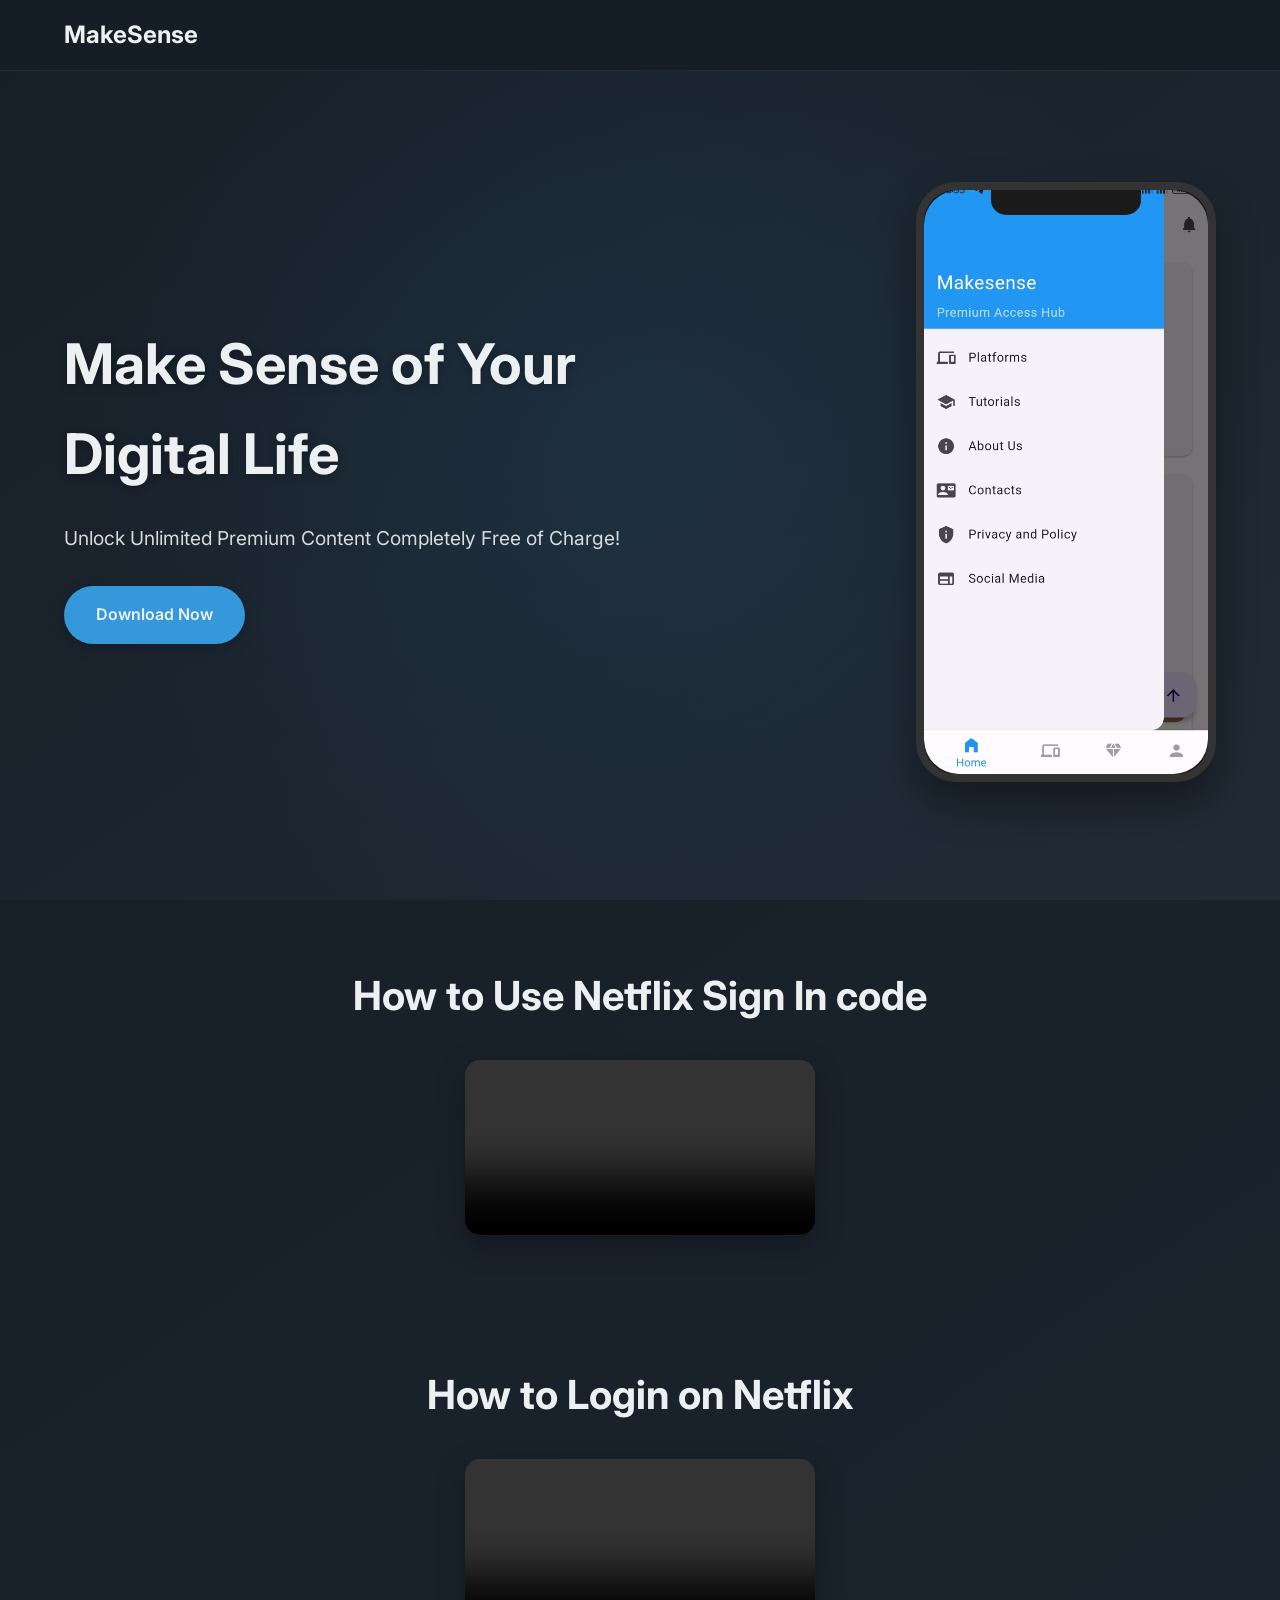
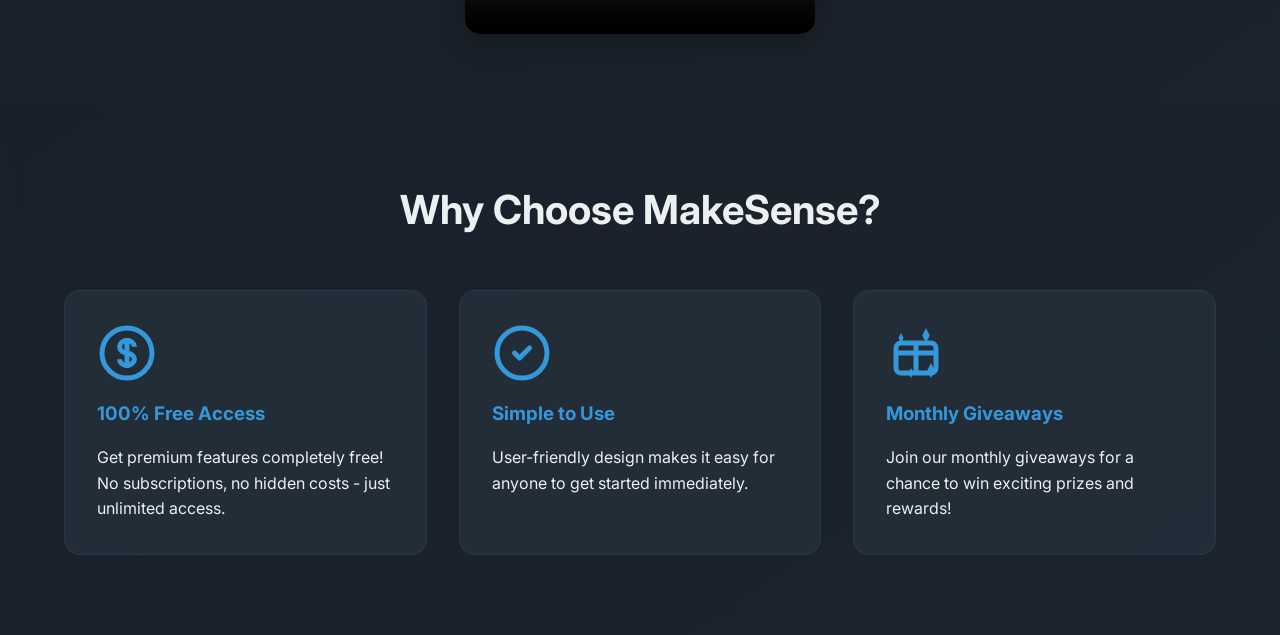
<file: index.html>
<html>
   <link rel="icon" href="/makesense.logo.png" type="image/x-icon">
<head>
<meta charset="UTF-8">
<meta name="viewport" content="width=device-width, initial-scale=1.0">
<title>MakeSense - Making Your Life Sensible</title>
<style>
:root {
  --primary-color: #161E27;
  --secondary-color: #2A3441;
  --accent-color: #3498db;
  --light-color: #F8F9FA;
  --text-color: #ECF0F1;
}

* {
  margin: 0;
  padding: 0;
  box-sizing: border-box;
  font-family: 'Inter', sans-serif;
}

body {
  line-height: 1.6;
  color: var(--text-color);
  background: linear-gradient(145deg, var(--primary-color) 0%, var(--secondary-color) 100%);
  min-height: 100vh;
}

.navbar {
  padding: 1rem 5%;
  background: rgba(22, 30, 39, 0.95);
  backdrop-filter: blur(10px);
  position: fixed;
  width: 100%;
  top: 0;
  z-index: 1000;
  border-bottom: 1px solid rgba(255, 255, 255, 0.05);
}

.navbar-brand {
  font-size: 1.5rem;
  font-weight: 700;
  color: var(--text-color);
  text-decoration: none;
}

.hero {
  padding: 8rem 5% 4rem;
  min-height: 100vh;
  display: flex;
  align-items: center;
  justify-content: space-between;
  position: relative;
  overflow: hidden;
}

.hero::before {
  content: '';
  position: absolute;
  top: 0;
  left: 0;
  width: 100%;
  height: 100%;
  background: radial-gradient(circle at 50% 50%, rgba(52, 152, 219, 0.1) 0%, transparent 70%);
}

.hero-content {
  max-width: 600px;
  position: relative;
  z-index: 2;
}

.hero h1 {
  font-size: 3.5rem;
  margin-bottom: 1.5rem;
  color: var(--text-color);
  text-shadow: 0 2px 10px rgba(0,0,0,0.3);
}

.hero p {
  font-size: 1.2rem;
  margin-bottom: 2rem;
  color: rgba(236, 240, 241, 0.9);
}

.phone-mockup {
  position: relative;
  width: 300px;
  height: 600px;
  margin-left: 2rem;
  perspective: 1000px;
}

.phone {
  width: 100%;
  height: 100%;
  position: relative;
  transform-style: preserve-3d;
  transition: transform 0.5s;
}

.phone-frame {
  position: absolute;
  width: 100%;
  height: 100%;
  background: #1a1a1a;
  border-radius: 40px;
  overflow: hidden;
  border: 8px solid #333;
  box-shadow: 
    0 20px 40px rgba(0,0,0,0.4),
    inset 0 0 10px rgba(0,0,0,0.6);
}

.phone-screen {
  width: 100%;
  height: 100%;
  background: var(--primary-color);
  border-radius: 35px;
  overflow: hidden;
  position: relative;
}

/* Phone Details */
.phone-notch {
  position: absolute;
  top: 0;
  left: 50%;
  transform: translateX(-50%);
  width: 150px;
  height: 25px;
  background: #1a1a1a;
  border-bottom-left-radius: 15px;
  border-bottom-right-radius: 15px;
  z-index: 2;
}

.phone-button {
  position: absolute;
  right: -8px;
  top: 100px;
  width: 3px;
  height: 40px;
  background: #2c2c2c;
  border-top-right-radius: 2px;
  border-bottom-right-radius: 2px;
}

.phone-button.volume-up {
  top: 100px;
}

.phone-button.volume-down {
  top: 150px;
}

.phone-button.power {
  top: 180px;
}

.app-screen {
  width: 100%;
  height: 100%;
  object-fit: cover;
  border-radius: 30px;
}

.features {
  padding: 5rem 5%;
  background: rgba(22, 30, 39, 0.7);
  backdrop-filter: blur(10px);
}

.features h2 {
  text-align: center;
  font-size: 2.5rem;
  margin-bottom: 3rem;
  color: var(--text-color);
}

.feature-grid {
  display: grid;
  grid-template-columns: repeat(auto-fit, minmax(300px, 1fr));
  gap: 2rem;
}

.feature-card {
  padding: 2rem;
  border-radius: 1rem;
  background: rgba(42, 52, 65, 0.7);
  backdrop-filter: blur(5px);
  border: 1px solid rgba(255, 255, 255, 0.05);
  transition: all 0.3s ease;
}

.feature-card:hover {
  transform: translateY(-5px);
  background: rgba(42, 52, 65, 0.9);
  border: 1px solid rgba(52, 152, 219, 0.3);
}

.feature-icon {
  width: 60px;
  height: 60px;
  margin-bottom: 1rem;
  color: var(--accent-color);
}

.feature-card h3 {
  color: var(--accent-color);
  margin-bottom: 1rem;
}

.cta-button {
  display: inline-block;
  padding: 1rem 2rem;
  background: var(--accent-color);
  color: var(--text-color);
  text-decoration: none;
  border-radius: 50px;
  font-weight: 600;
  transition: all 0.3s ease;
  box-shadow: 0 4px 15px rgba(0,0,0,0.2);
}

.cta-button:hover {
  transform: scale(1.05);
  background: #2980b9;
  box-shadow: 0 6px 20px rgba(0,0,0,0.3);
}

.floating-phone {
  animation: float 6s ease-in-out infinite;
}

@keyframes float {
  0% { transform: translateY(0px) rotate3d(1, 1, 0, 10deg); }
  50% { transform: translateY(-20px) rotate3d(1, 1, 0, 10deg); }
  100% { transform: translateY(0px) rotate3d(1, 1, 0, 10deg); }
}

@media (max-width: 768px) {
  .hero {
    flex-direction: column;
    text-align: center;
    padding-top: 6rem;
  }

  .hero h1 {
    font-size: 2.5rem;
  }
  
  .hero p {
    font-size: 1rem;
  }
  
  .phone-mockup {
    margin-top: 3rem;
    margin-left: 0;
    transform: scale(0.8);
  }
}
</style>
<link href="https://fonts.googleapis.com/css2?family=Inter:wght@400;600;700&display=swap" rel="stylesheet">
</head>
<body>

<nav class="navbar">
  <a href="https://makesenseapplication.github.io" class="navbar-brand">MakeSense</a>
</nav>

<section class="hero">
  <div class="hero-content">
    <h1>Make Sense of Your Digital Life</h1>
    <p>Unlock Unlimited Premium Content Completely Free of Charge!</p>
    <a href="https://drive.google.com/file/d/1BsG-M7u3dyhUwqk7CAt4i5d_I2yIjTI0/view?usp=sharing" class="cta-button">Download Now</a>
  </div>
  
  <div class="phone-mockup floating-phone">
    <div class="phone">
      <div class="phone-frame">
        <div class="phone-notch"></div>
        <div class="phone-button volume-up"></div>
        <div class="phone-button volume-down"></div>
        <div class="phone-button power"></div>
        <div class="phone-screen">
          <img src="https://makesenseapplication.github.io/makesenseAppUI.jpg" alt="MakeSense app interface showing calendar, task management and data visualization in a modern, clean design" class="app-screen" width="280" height="580">
        </div>
      </div>
    </div>
  </div>
</section>

</section>

<section id="tutorialHowToUsenetflixSignInCode" class="mobile-tutorial" style="padding: 4rem 5%; text-align: center; background: rgba(22, 30, 39, 0.7);">
    <h2 style="margin-bottom: 2rem; font-size: 2.5rem; color: var(--text-color);">How to Use Netflix Sign In code</h2>
    <div style="max-width: 350px; margin: 0 auto; border-radius: 15px; overflow: hidden; box-shadow: 0 10px 30px rgba(0,0,0,0.3);">
        <video width="320" height="570" controls style="width: 100%; height: auto;">
            <source src="https://makesenseapplication.github.io/Video/TutorialVideo.mp4" type="video/mp4">
            Your browser does not support the video tag.
        </video>
    </div>
</section>
	
<section id="tutorialLoginNetflix" class="mobile-tutorial" style="padding: 4rem 5%; text-align: center; background: rgba(22, 30, 39, 0.7);">
    <h2 style="margin-bottom: 2rem; font-size: 2.5rem; color: var(--text-color);">How to Login on Netflix</h2>
    <div style="max-width: 350px; margin: 0 auto; border-radius: 15px; overflow: hidden; box-shadow: 0 10px 30px rgba(0,0,0,0.3);">
        <video width="320" height="570" controls style="width: 100%; height: auto;">
            <source src="https://makesenseapplication.github.io/Video/TutorialLoginNetflix.mp4" type="video/mp4">
            Your browser does not support the video tag.
        </video>
    </div>
</section>
	
<section class="features">
  <h2>Why Choose MakeSense?</h2>
  <div class="feature-grid">
    <div class="feature-card">
      <svg class="feature-icon" width="100" height="100" viewBox="0 0 24 24" fill="none" xmlns="http://www.w3.org/2000/svg">
    <circle stroke="currentColor" cx="12" cy="12" r="10" stroke-width="2"/>
    <path stroke="currentColor" d="M12 6v12M15 9.5C15 8.12 13.657 7 12 7S9 8.12 9 9.5s1.343 2.5 3 2.5 3 1.38 3 2.5-1.343 2.5-3 2.5-3-1.12-3-2.5"stroke-width="2"/>
  </svg>
      <h3>100% Free Access</h3>
      <p>Get premium features completely free! No subscriptions, no hidden costs - just unlimited access.</p>
    </div>
    
    <div class="feature-card">
      <svg class="feature-icon" viewBox="0 0 24 24" fill="none" xmlns="http://www.w3.org/2000/svg">
        <path d="M12 22C17.5228 22 22 17.5228 22 12C22 6.47715 17.5228 2 12 2C6.47715 2 2 6.47715 2 12C2 17.5228 6.47715 22 12 22Z" stroke="currentColor" stroke-width="2"/>
        <path d="M9 12L11 14L15 10" stroke="currentColor" stroke-width="2" stroke-linecap="round" stroke-linejoin="round"/>
      </svg>
      <h3>Simple to Use</h3>
      <p>User-friendly design makes it easy for anyone to get started immediately.</p>
    </div>
    
    <div class="feature-card">
      <svg class="feature-icon" width="100" height="100" viewBox="0 0 24 24" fill="none" xmlns="http://www.w3.org/2000/svg">
	   <rect x="4" y="8" width="16" height="12" rx="2" stroke="currentColor" stroke-width="2"/>
	   <path d="M4 12h16M12 8v12" stroke="currentColor" stroke-width="2"/>
	   <path d="M6 4l1 2-1 2-1-2 1-2zm10-2l1.5 3-1.5 3-1.5-3 1.5-3zm-6 16l1 2-1 2-1-2 1-2zm8-2l1.5 3-1.5 3-1.5-3 1.5-3z" fill="currentColor"/>
	  </svg>
      <h3>Monthly Giveaways</h3>
      <p>Join our monthly giveaways for a chance to win exciting prizes and rewards!</p>
    </div>
  </div>
</section>

<script>
document.addEventListener('DOMContentLoaded', function() {
    const cards = document.querySelectorAll('.feature-card');
    
    const observerOptions = {
        threshold: 0.1
    };

    const observer = new IntersectionObserver(function(entries, observer) {
        entries.forEach(entry => {
            if (entry.isIntersecting) {
                entry.target.style.opacity = '1';
                entry.target.style.transform = 'translateY(0)';
            }
        });
    }, observerOptions);

    cards.forEach(card => {
        card.style.opacity = '0';
        card.style.transform = 'translateY(20px)';
        card.style.transition = 'all 0.6s ease-out';
        observer.observe(card);
    });
});
</script>

</body></html>
</file>
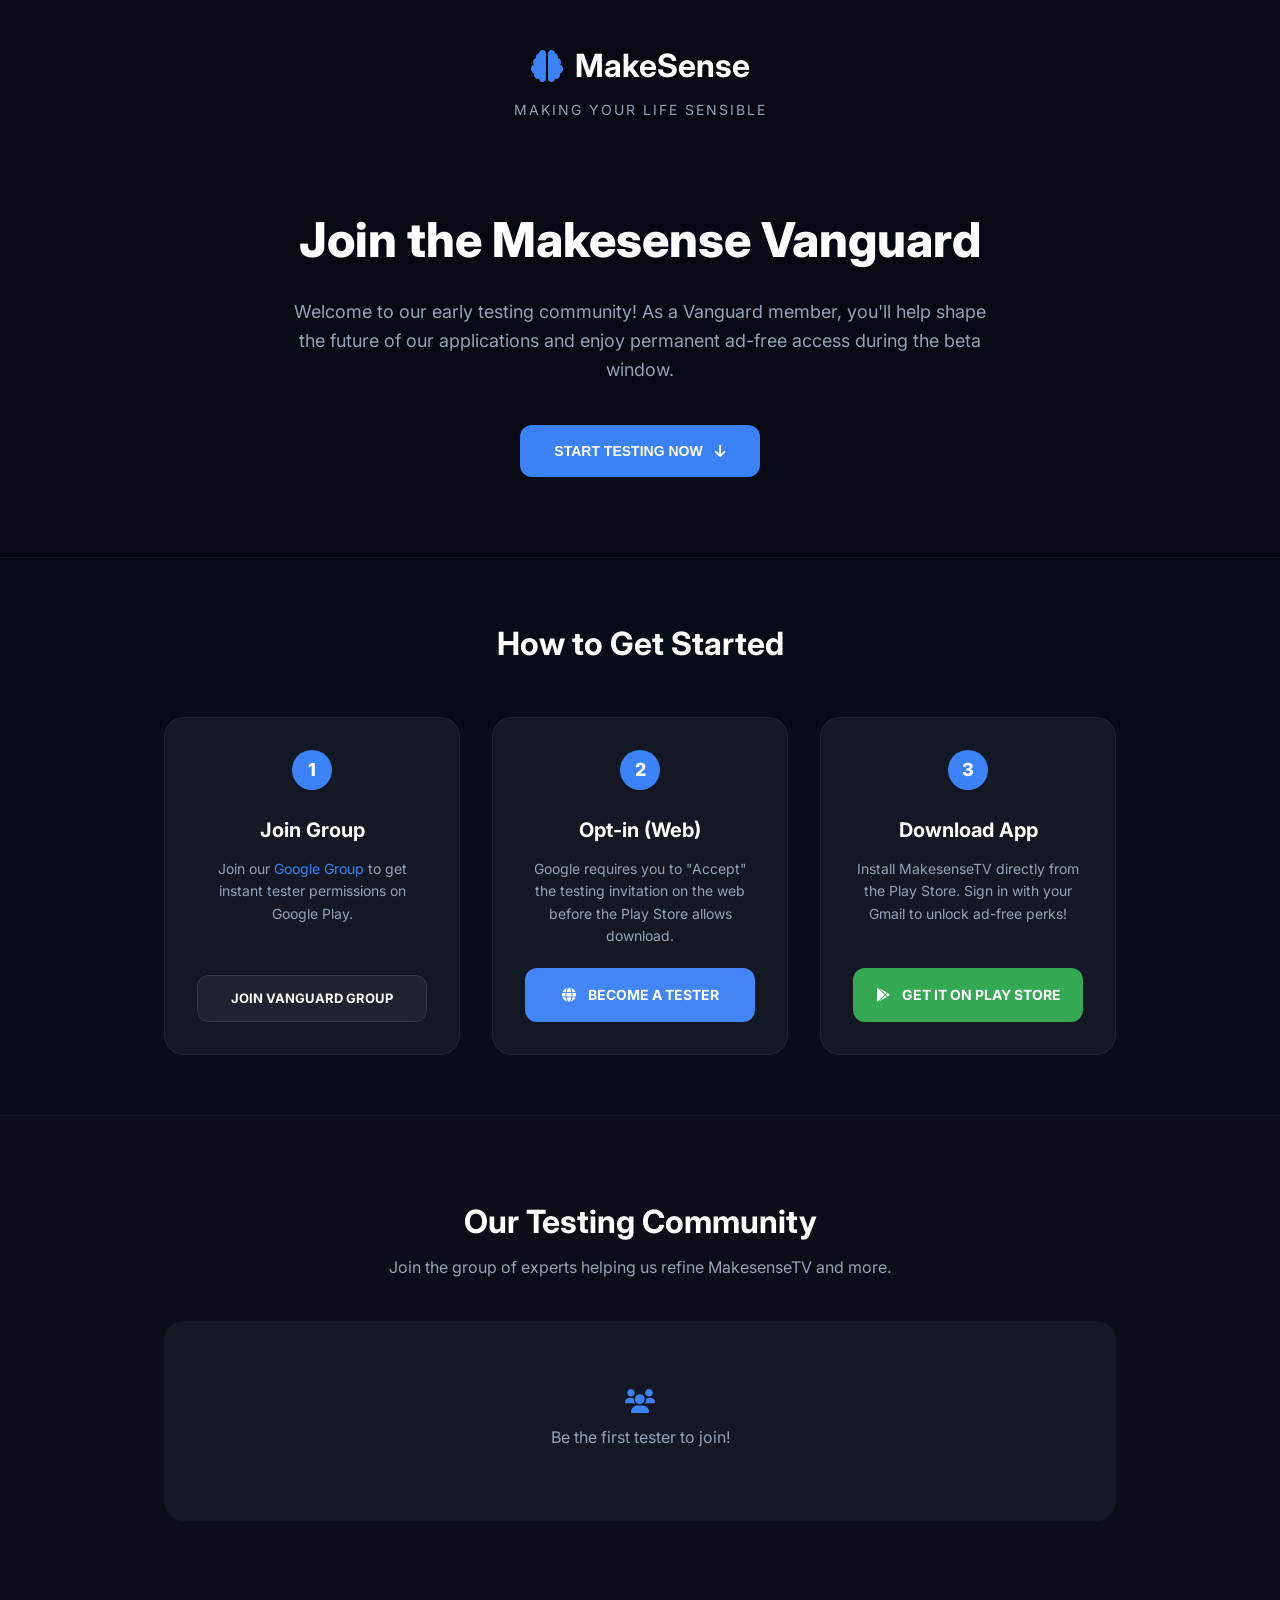
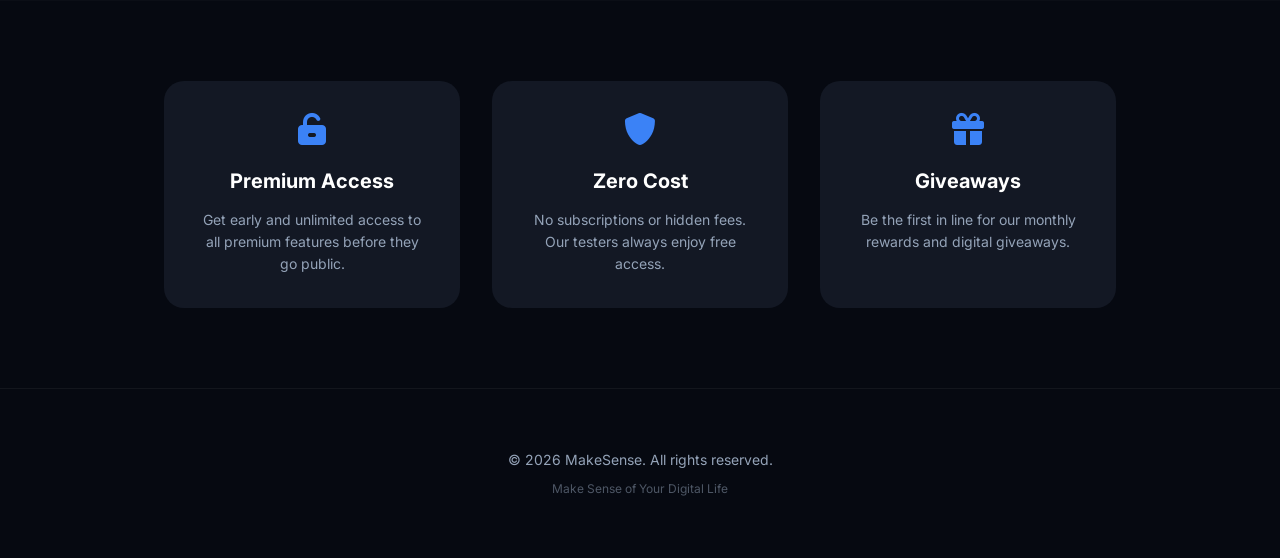
<file: testers/index.html>
<!DOCTYPE html>
<html lang="en">
<head>
    <link rel="icon" href="/makesense.logo.png" type="image/x-icon">
    <meta charset="UTF-8">
    <meta name="viewport" content="width=device-width, initial-scale=1.0">
    <title>MakeSense - Tester Sign-up</title>
    <link href="https://cdnjs.cloudflare.com/ajax/libs/font-awesome/6.0.0/css/all.min.css" rel="stylesheet">
    <link href="https://fonts.googleapis.com/css2?family=Inter:wght@400;600;700&display=swap" rel="stylesheet">
    <link rel="stylesheet" href="style.css">
</head>
<body>
    <header>
        <div class="container">
            <div class="logo">
                <i class="fas fa-brain"></i>
                <span>MakeSense</span>
            </div>
            <p class="tagline">Making Your Life Sensible</p>
        </div>
    </header>

    <main>
        <section class="hero">
            <div class="container">
                <h1>Join the Makesense Vanguard</h1>
                <p>Welcome to our early testing community! As a Vanguard member, you'll help shape the future of our applications and enjoy permanent ad-free access during the beta window.</p>
                <div class="hero-actions">
                    <button onclick="document.querySelector('.join-steps').scrollIntoView({behavior: 'smooth'})" class="btn btn-primary">
                        START TESTING NOW <i class="fas fa-arrow-down"></i>
                    </button>
                </div>
            </div>
        </section>

        <section class="join-steps">
            <div class="container">
                <h2>How to Get Started</h2>
                <div class="steps-grid">
                    <div class="step-item">
                        <div class="step-number">1</div>
                        <h3>Join Group</h3>
                        <p>Join our <a href="https://groups.google.com/g/makesense-vanguard" target="_blank">Google Group</a> to get instant tester permissions on Google Play.</p>
                        <a href="https://groups.google.com/g/makesense-vanguard" target="_blank" class="btn btn-secondary">JOIN VANGUARD GROUP</a>
                    </div>
                    <div class="step-item">
                        <div class="step-number">2</div>
                        <h3>Opt-in (Web)</h3>
                        <p>Google requires you to "Accept" the testing invitation on the web before the Play Store allows download.</p>
                        <a href="https://play.google.com/apps/testing/com.makesense.tv" target="_blank" class="btn btn-play-web">
                            <i class="fas fa-globe"></i> BECOME A TESTER
                        </a>
                    </div>
                    <div class="step-item">
                        <div class="step-number">3</div>
                        <h3>Download App</h3>
                        <p>Install MakesenseTV directly from the Play Store. Sign in with your Gmail to unlock ad-free perks!</p>
                        <a href="https://play.google.com/store/apps/details?id=com.makesense.tv" target="_blank" class="btn btn-play-store">
                            <i class="fab fa-google-play"></i> GET IT ON PLAY STORE
                        </a>
                    </div>
                </div>
            </div>
        </section>

        <section class="testers-list-section">
            <div class="container">
                <h2>Our Testing Community</h2>
                <p class="subtitle">Join the group of experts helping us refine MakesenseTV and more.</p>

                <div class="list-container">
                    <div id="loading" class="loading">
                        <i class="fas fa-spinner fa-spin"></i>
                        <span>Loading testers...</span>
                    </div>
                    <div id="testersList" class="testers-grid"></div>
                    <div id="showMoreContainer" style="margin-top: 32px; display: none;">
                        <button id="showMoreBtn" class="btn" style="background: rgba(255,255,255,0.05); color: var(--text-muted); max-width: 200px; margin: 0 auto;">
                            SHOW MORE
                        </button>
                    </div>
                </div>
            </div>
        </section>

        <section class="benefits">
            <div class="container">
                <div class="benefits-grid">
                    <div class="benefit-card">
                        <i class="fas fa-unlock-alt"></i>
                        <h3>Premium Access</h3>
                        <p>Get early and unlimited access to all premium features before they go public.</p>
                    </div>
                    <div class="benefit-card">
                        <i class="fas fa-shield-alt"></i>
                        <h3>Zero Cost</h3>
                        <p>No subscriptions or hidden fees. Our testers always enjoy free access.</p>
                    </div>
                    <div class="benefit-card">
                        <i class="fas fa-gift"></i>
                        <h3>Giveaways</h3>
                        <p>Be the first in line for our monthly rewards and digital giveaways.</p>
                    </div>
                </div>
            </div>
        </section>
    </main>

    <footer>
        <div class="container">
            <p>&copy; 2026 MakeSense. All rights reserved.</p>
            <p class="footer-tagline">Make Sense of Your Digital Life</p>
        </div>
    </footer>

    <script src="app.js"></script>
</body>
</html>
</file>
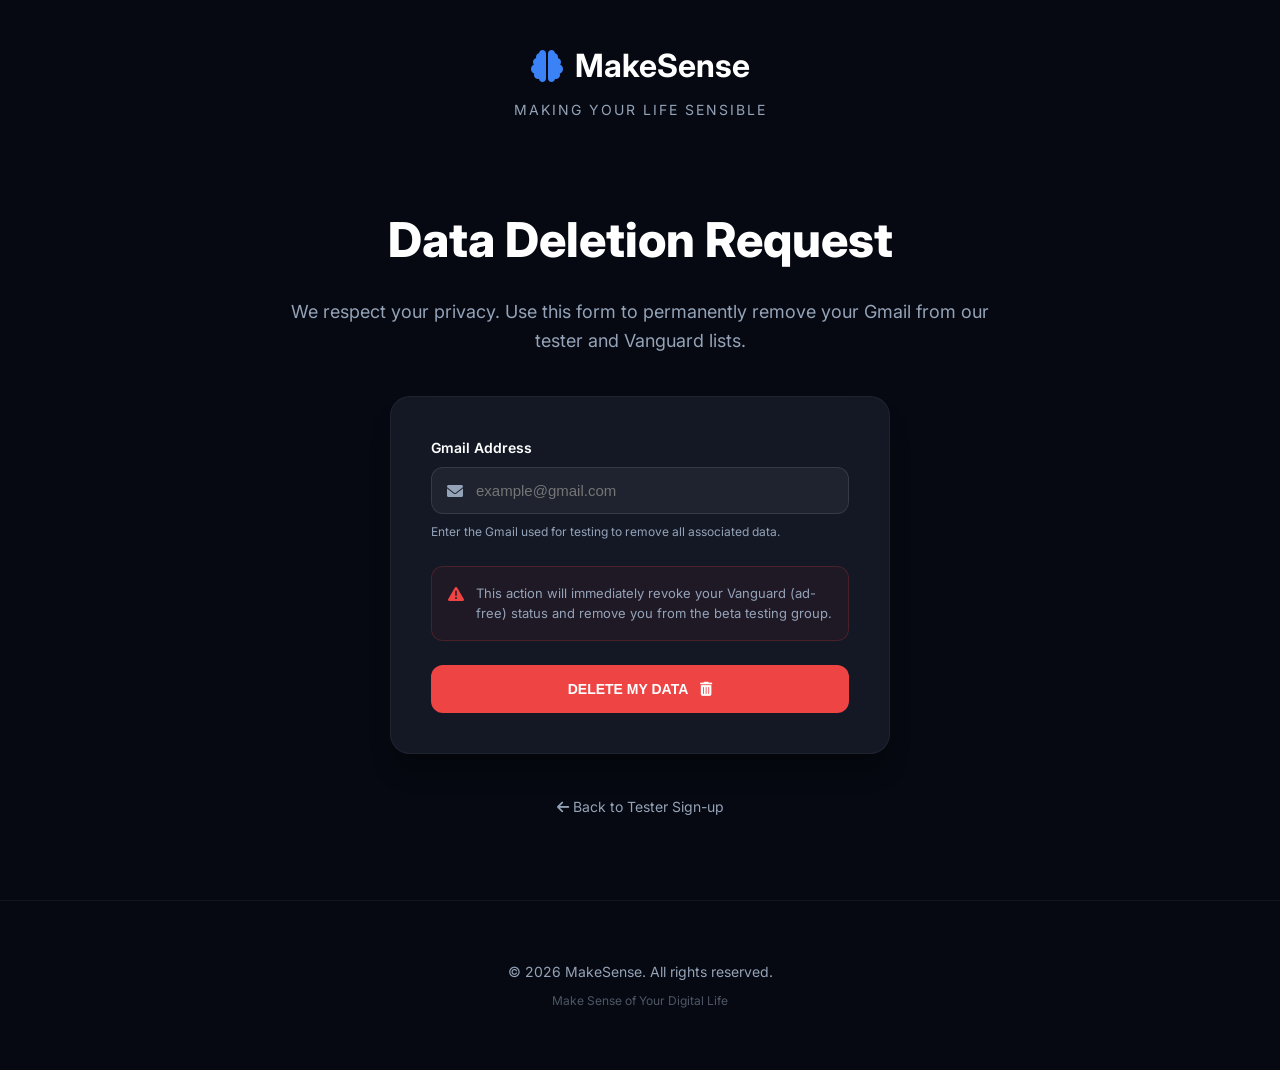
<file: testers/deletion/index.html>
<!DOCTYPE html>
<html lang="en">
<head>
    <link rel="icon" href="/makesense.logo.png" type="image/x-icon">
    <meta charset="UTF-8">
    <meta name="viewport" content="width=device-width, initial-scale=1.0">
    <title>MakeSense - Delete Account Data</title>
    <link href="https://cdnjs.cloudflare.com/ajax/libs/font-awesome/6.0.0/css/all.min.css" rel="stylesheet">
    <link href="https://fonts.googleapis.com/css2?family=Inter:wght@400;600;700&display=swap" rel="stylesheet">
    <link rel="stylesheet" href="../style.css">
    <link rel="stylesheet" href="style.css">
</head>
<body>
    <header>
        <div class="container">
            <div class="logo">
                <i class="fas fa-brain"></i>
                <span>MakeSense</span>
            </div>
            <p class="tagline">Making Your Life Sensible</p>
        </div>
    </header>

    <main>
        <section class="hero">
            <div class="container">
                <h1>Data Deletion Request</h1>
                <p>We respect your privacy. Use this form to permanently remove your Gmail from our tester and Vanguard lists.</p>

                <div class="signup-card deletion-card">
                    <form id="deletionForm">
                        <div class="form-group">
                            <label for="email">Gmail Address</label>
                            <div class="input-wrapper">
                                <i class="fas fa-envelope"></i>
                                <input type="email" id="email" placeholder="example@gmail.com" required>
                            </div>
                            <small>Enter the Gmail used for testing to remove all associated data.</small>
                        </div>
                        <div class="warning-box">
                            <i class="fas fa-exclamation-triangle"></i>
                            <p>This action will immediately revoke your Vanguard (ad-free) status and remove you from the beta testing group.</p>
                        </div>
                        <button type="submit" id="submitBtn" class="btn btn-danger">
                            <span class="btn-text">DELETE MY DATA</span>
                            <i class="fas fa-trash-alt"></i>
                        </button>
                    </form>
                    <div id="message" class="message"></div>
                </div>

                <div style="margin-top: 40px;">
                    <a href="../index.html" style="color: var(--text-muted); text-decoration: none; font-size: 14px;">
                        <i class="fas fa-arrow-left"></i> Back to Tester Sign-up
                    </a>
                </div>
            </div>
        </section>
    </main>

    <footer>
        <div class="container">
            <p>&copy; 2026 MakeSense. All rights reserved.</p>
            <p class="footer-tagline">Make Sense of Your Digital Life</p>
        </div>
    </footer>

    <script src="app.js"></script>
</body>
</html>
</file>
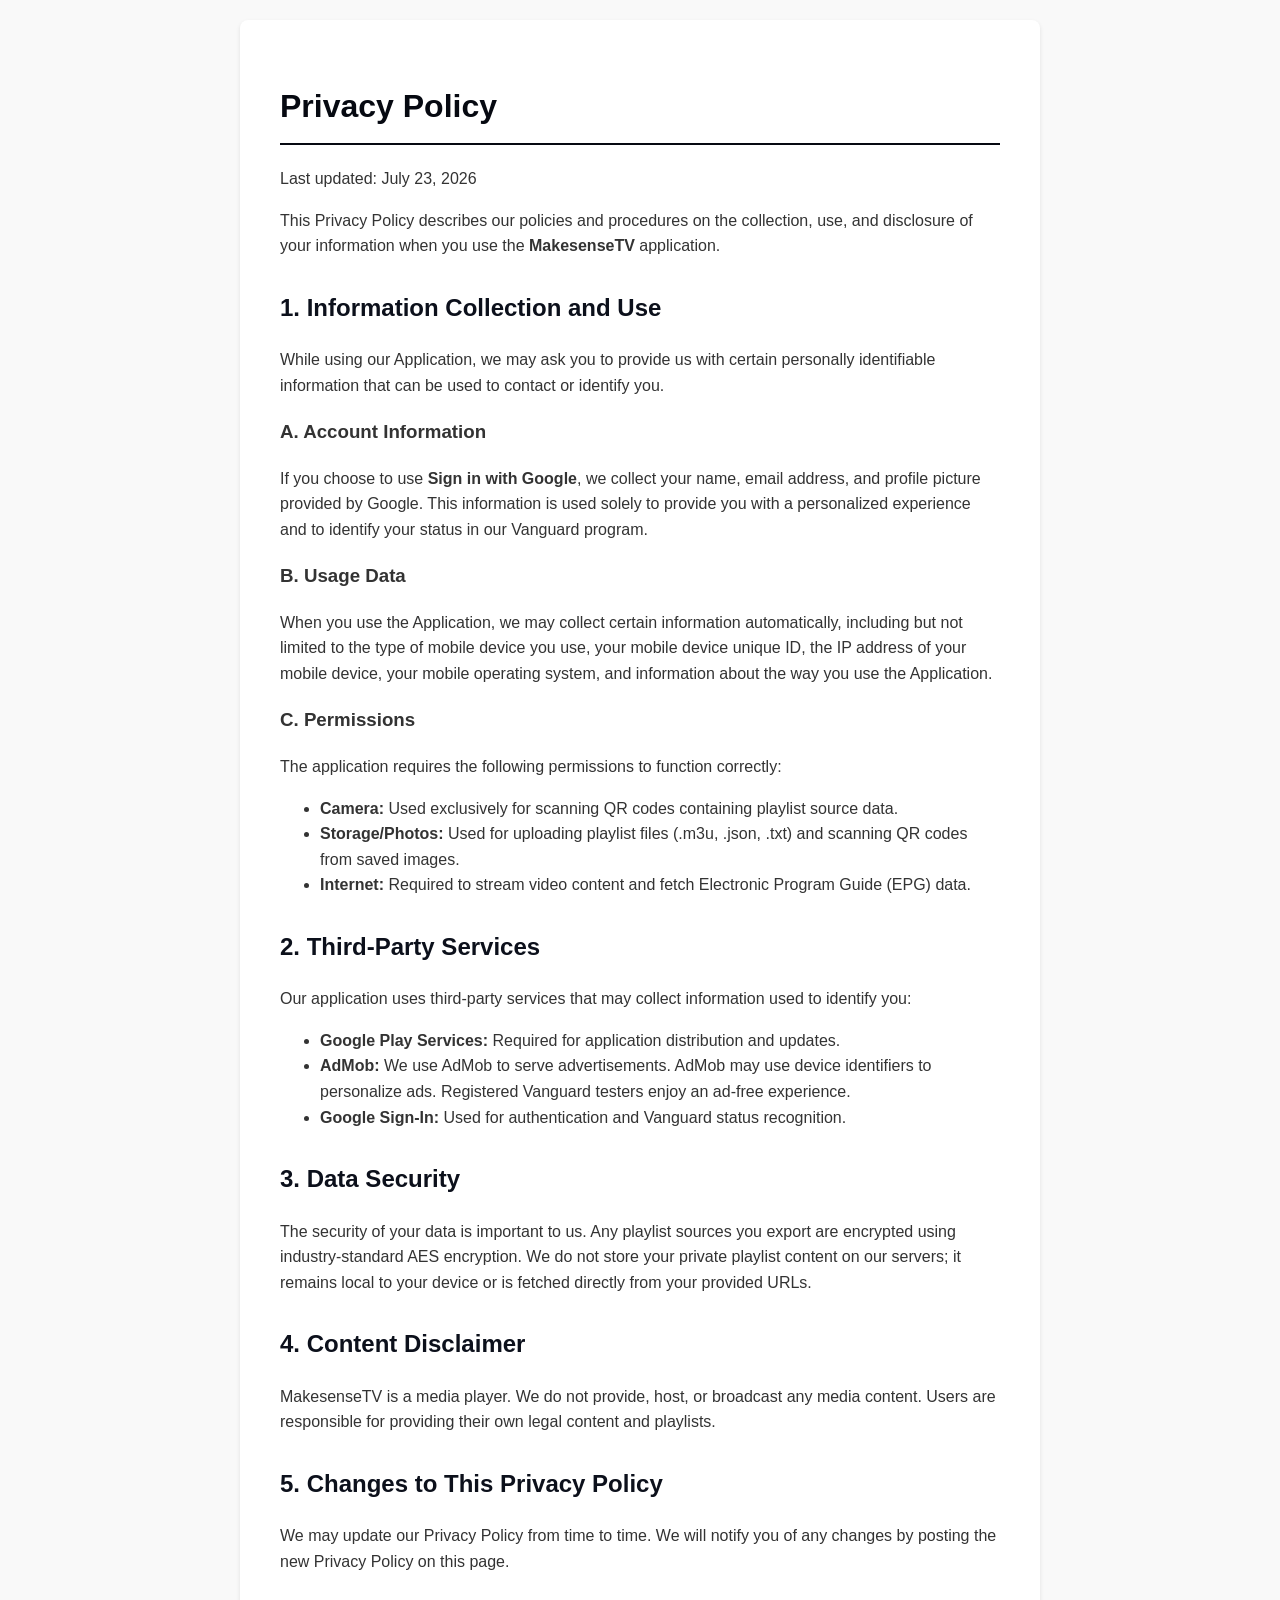
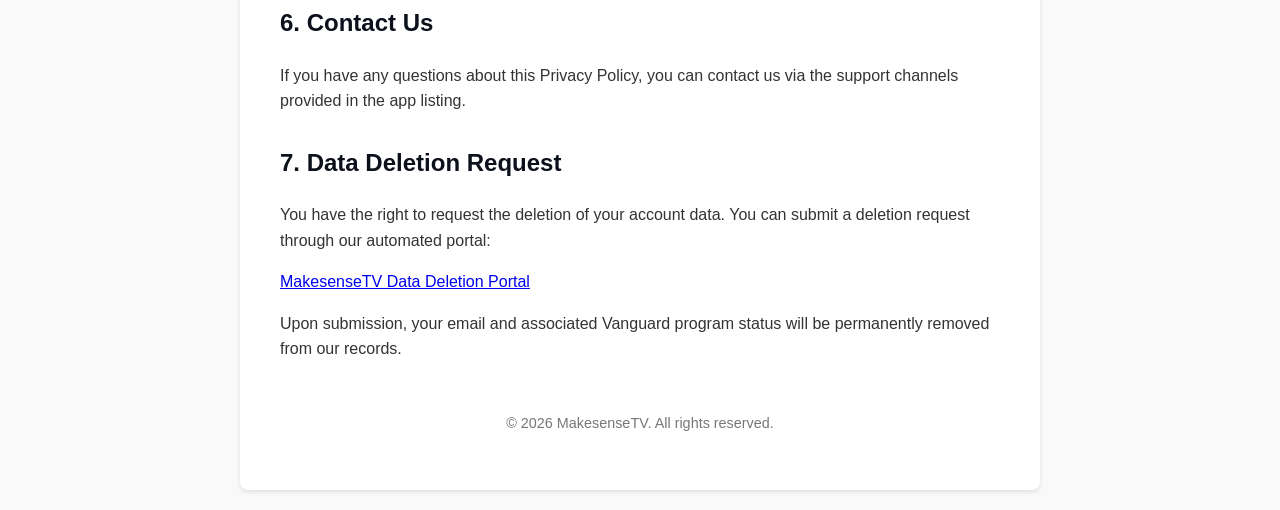
<file: makesensetv/privacy_policy.html>
<!DOCTYPE html>
<html lang="en">
<head>
    <meta charset="UTF-8">
    <meta name="viewport" content="width=device-width, initial-scale=1.0">
    <title>Privacy Policy - MakesenseTV</title>
    <style>
        body {
            font-family: -apple-system, BlinkMacSystemFont, "Segoe UI", Roboto, Helvetica, Arial, sans-serif;
            line-height: 1.6;
            color: #333;
            max-width: 800px;
            margin: 0 auto;
            padding: 20px;
            background-color: #f9f9f9;
        }
        .container {
            background-color: #fff;
            padding: 40px;
            border-radius: 8px;
            box-shadow: 0 2px 4px rgba(0,0,0,0.1);
        }
        h1 { color: #060911; border-bottom: 2px solid #060911; padding-bottom: 10px; }
        h2 { color: #0C101B; margin-top: 30px; }
        p { margin-bottom: 15px; }
        ul { margin-bottom: 15px; }
        .footer { margin-top: 50px; font-size: 0.9em; color: #777; text-align: center; }
    </style>
</head>
<body>
    <div class="container">
        <h1>Privacy Policy</h1>
        <p>Last updated: July 23, 2026</p>

        <p>This Privacy Policy describes our policies and procedures on the collection, use, and disclosure of your information when you use the <strong>MakesenseTV</strong> application.</p>

        <h2>1. Information Collection and Use</h2>
        <p>While using our Application, we may ask you to provide us with certain personally identifiable information that can be used to contact or identify you.</p>

        <h3>A. Account Information</h3>
        <p>If you choose to use <strong>Sign in with Google</strong>, we collect your name, email address, and profile picture provided by Google. This information is used solely to provide you with a personalized experience and to identify your status in our Vanguard program.</p>

        <h3>B. Usage Data</h3>
        <p>When you use the Application, we may collect certain information automatically, including but not limited to the type of mobile device you use, your mobile device unique ID, the IP address of your mobile device, your mobile operating system, and information about the way you use the Application.</p>

        <h3>C. Permissions</h3>
        <p>The application requires the following permissions to function correctly:</p>
        <ul>
            <li><strong>Camera:</strong> Used exclusively for scanning QR codes containing playlist source data.</li>
            <li><strong>Storage/Photos:</strong> Used for uploading playlist files (.m3u, .json, .txt) and scanning QR codes from saved images.</li>
            <li><strong>Internet:</strong> Required to stream video content and fetch Electronic Program Guide (EPG) data.</li>
        </ul>

        <h2>2. Third-Party Services</h2>
        <p>Our application uses third-party services that may collect information used to identify you:</p>
        <ul>
            <li><strong>Google Play Services:</strong> Required for application distribution and updates.</li>
<li><strong>AdMob:</strong> We use AdMob to serve advertisements. AdMob may use device identifiers to personalize ads. Registered Vanguard testers enjoy an ad-free experience.</li>
            <li><strong>Google Sign-In:</strong> Used for authentication and Vanguard status recognition.</li>
        </ul>

        <h2>3. Data Security</h2>
        <p>The security of your data is important to us. Any playlist sources you export are encrypted using industry-standard AES encryption. We do not store your private playlist content on our servers; it remains local to your device or is fetched directly from your provided URLs.</p>

        <h2>4. Content Disclaimer</h2>
        <p>MakesenseTV is a media player. We do not provide, host, or broadcast any media content. Users are responsible for providing their own legal content and playlists.</p>

        <h2>5. Changes to This Privacy Policy</h2>
        <p>We may update our Privacy Policy from time to time. We will notify you of any changes by posting the new Privacy Policy on this page.</p>

        <h2>6. Contact Us</h2>
        <p>If you have any questions about this Privacy Policy, you can contact us via the support channels provided in the app listing.</p>

        <h2>7. Data Deletion Request</h2>
        <p>You have the right to request the deletion of your account data. You can submit a deletion request through our automated portal:</p>
        <p><a href="https://makesenseapplication.github.io/makesensetv/deletion/index.html" target="_blank">MakesenseTV Data Deletion Portal</a></p>
        <p>Upon submission, your email and associated Vanguard program status will be permanently removed from our records.</p>

        <div class="footer">
            <p>&copy; 2026 MakesenseTV. All rights reserved.</p>
        </div>
    </div>
</body>
</html>
</file>
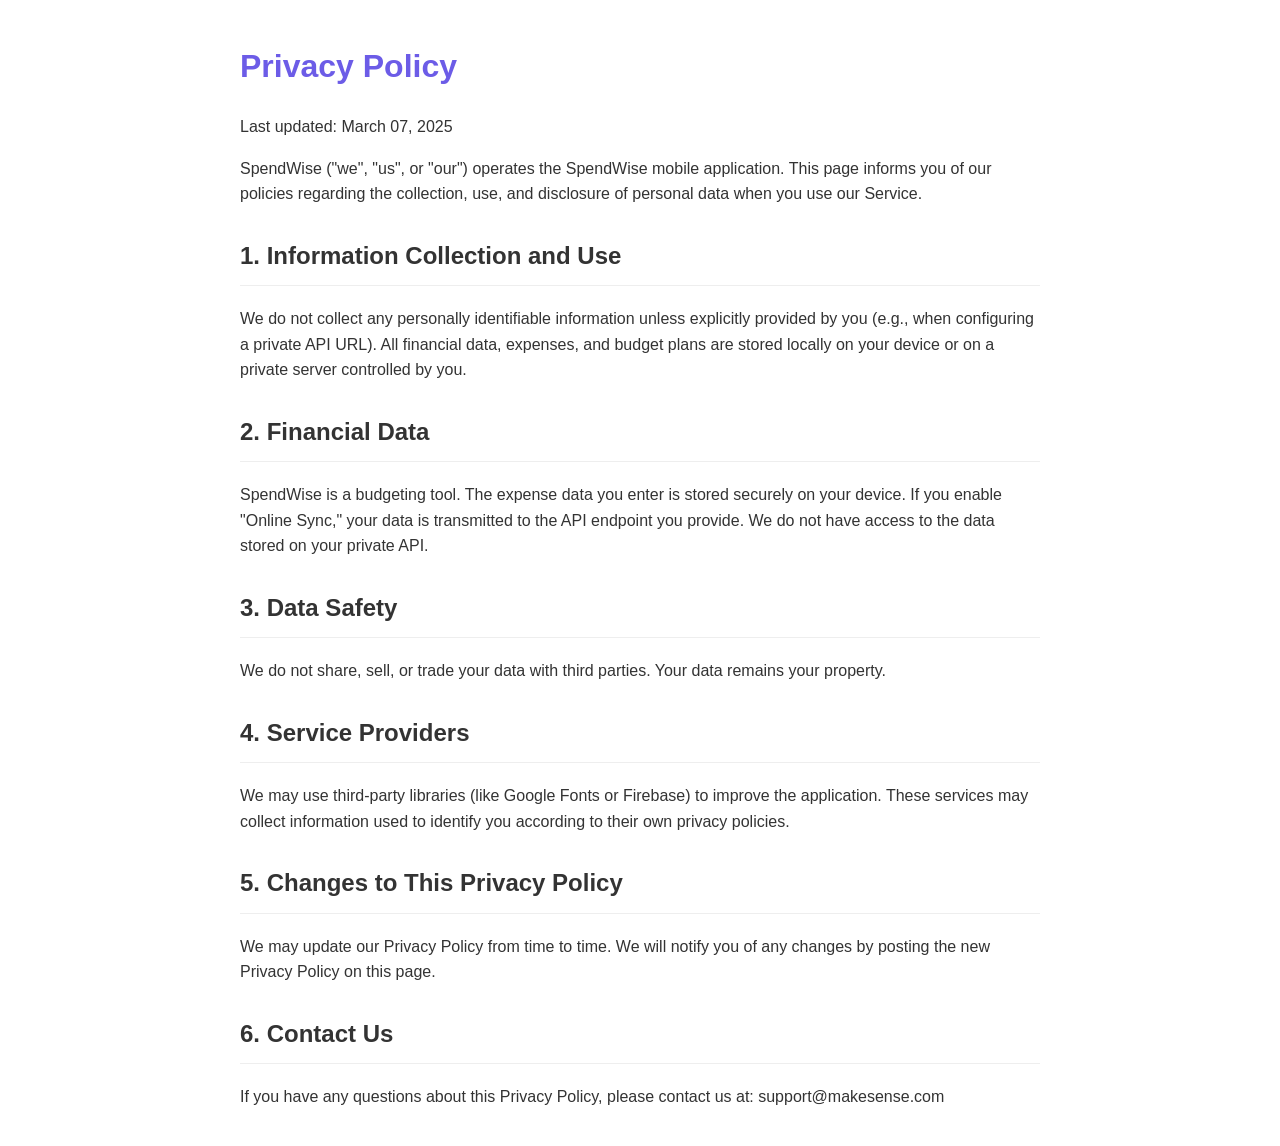
<file: spendwise/privacy_policy.html>
<!DOCTYPE html>
<html lang="en">
<head>
    <meta charset="UTF-8">
    <meta name="viewport" content="width=device-width, initial-scale=1.0">
    <title>Privacy Policy - SpendWise</title>
    <style>
        body { font-family: sans-serif; line-height: 1.6; color: #333; max-width: 800px; margin: 0 auto; padding: 20px; }
        h1 { color: #6C5CE7; }
        h2 { border-bottom: 1px solid #eee; padding-bottom: 10px; margin-top: 30px; }
    </style>
</head>
<body>
    <h1>Privacy Policy</h1>
    <p>Last updated: March 07, 2025</p>
    <p>SpendWise ("we", "us", or "our") operates the SpendWise mobile application. This page informs you of our policies regarding the collection, use, and disclosure of personal data when you use our Service.</p>

    <h2>1. Information Collection and Use</h2>
    <p>We do not collect any personally identifiable information unless explicitly provided by you (e.g., when configuring a private API URL). All financial data, expenses, and budget plans are stored locally on your device or on a private server controlled by you.</p>

    <h2>2. Financial Data</h2>
    <p>SpendWise is a budgeting tool. The expense data you enter is stored securely on your device. If you enable "Online Sync," your data is transmitted to the API endpoint you provide. We do not have access to the data stored on your private API.</p>

    <h2>3. Data Safety</h2>
    <p>We do not share, sell, or trade your data with third parties. Your data remains your property.</p>

    <h2>4. Service Providers</h2>
    <p>We may use third-party libraries (like Google Fonts or Firebase) to improve the application. These services may collect information used to identify you according to their own privacy policies.</p>

    <h2>5. Changes to This Privacy Policy</h2>
    <p>We may update our Privacy Policy from time to time. We will notify you of any changes by posting the new Privacy Policy on this page.</p>

    <h2>6. Contact Us</h2>
    <p>If you have any questions about this Privacy Policy, please contact us at: support@makesense.com</p>
</body>
</html>
</file>
<file: testers/style.css>
:root {
    --primary-color: #3b82f6;
    --primary-hover: #2563eb;
    --bg-dark: #060911;
    --card-bg: #131824;
    --text-main: #ffffff;
    --text-muted: #94a3b8;
    --success: #10b981;
    --error: #ef4444;
    --radius: 12px;
}

* {
    margin: 0;
    padding: 0;
    box-sizing: border-box;
}

body {
    font-family: 'Inter', sans-serif;
    background-color: var(--bg-dark);
    color: var(--text-main);
    line-height: 1.6;
}

.container {
    max-width: 1000px;
    margin: 0 auto;
    padding: 0 24px;
}

/* Header */
header {
    padding: 40px 0;
    text-align: center;
}

.logo {
    display: flex;
    align-items: center;
    justify-content: center;
    gap: 12px;
    font-size: 32px;
    font-weight: 700;
    margin-bottom: 8px;
}

.logo i {
    color: var(--primary-color);
}

.tagline {
    color: var(--text-muted);
    font-size: 14px;
    letter-spacing: 2px;
    text-transform: uppercase;
}

/* Hero Section */
.hero {
    text-align: center;
    padding: 40px 0 80px;
}

.hero h1 {
    font-size: 48px;
    font-weight: 800;
    margin-bottom: 20px;
}

.hero p {
    color: var(--text-muted);
    font-size: 18px;
    max-width: 700px;
    margin: 0 auto 40px;
}

.hero-actions {
    display: flex;
    justify-content: center;
    gap: 20px;
}

.hero-actions .btn {
    width: auto;
    min-width: 240px;
    padding: 18px 32px;
}

/* Join Steps Section */
.join-steps {
    padding: 60px 0;
    text-align: center;
    background: rgba(59, 130, 246, 0.02);
    border-top: 1px solid rgba(255, 255, 255, 0.05);
    border-bottom: 1px solid rgba(255, 255, 255, 0.05);
}

.join-steps h2 {
    font-size: 32px;
    margin-bottom: 48px;
}

.steps-grid {
    display: grid;
    grid-template-columns: repeat(3, 1fr);
    gap: 32px;
}

.step-item {
    background: var(--card-bg);
    padding: 32px;
    border-radius: 20px;
    text-align: center;
    display: flex;
    flex-direction: column;
    align-items: center;
    border: 1px solid rgba(255, 255, 255, 0.05);
}

.step-item .btn {
    width: 100%;
    margin-top: auto;
}

.step-number {
    width: 40px;
    height: 40px;
    background: var(--primary-color);
    color: white;
    border-radius: 50%;
    display: flex;
    align-items: center;
    justify-content: center;
    font-weight: 800;
    margin-bottom: 24px;
    font-size: 18px;
}

.step-item h3 {
    font-size: 20px;
    margin-bottom: 12px;
}

.step-item p {
    color: var(--text-muted);
    font-size: 14px;
    margin-bottom: 20px;
}

.step-item a {
    color: var(--primary-color);
    text-decoration: none;
}

.download-btns {
    display: flex;
    flex-direction: column;
    gap: 12px;
    width: 100%;
}

.download-btns .btn {
    font-size: 12px;
    padding: 14px;
}

/* Signup Card */
.signup-card {
    background: var(--card-bg);
    border-radius: 20px;
    padding: 40px;
    max-width: 500px;
    margin: 0 auto;
    box-shadow: 0 20px 25px -5px rgba(0, 0, 0, 0.3);
    border: 1px solid rgba(255, 255, 255, 0.05);
}

.form-group {
    text-align: left;
    margin-bottom: 24px;
}

.form-group label {
    display: block;
    margin-bottom: 8px;
    font-weight: 600;
    font-size: 14px;
}

.input-wrapper {
    position: relative;
    display: flex;
    align-items: center;
}

.input-wrapper i {
    position: absolute;
    left: 16px;
    color: var(--text-muted);
}

.input-wrapper input {
    width: 100%;
    background: rgba(255, 255, 255, 0.05);
    border: 1px solid rgba(255, 255, 255, 0.1);
    border-radius: var(--radius);
    padding: 14px 16px 14px 44px;
    color: white;
    font-size: 15px;
    transition: all 0.2s;
}

.input-wrapper input:focus {
    outline: none;
    border-color: var(--primary-color);
    background: rgba(255, 255, 255, 0.08);
}

.form-group small {
    display: block;
    margin-top: 8px;
    color: var(--text-muted);
    font-size: 12px;
}

/* Button */
.btn {
    width: 100%;
    padding: 16px;
    border: none;
    border-radius: var(--radius);
    font-weight: 700;
    font-size: 14px;
    cursor: pointer;
    transition: all 0.2s;
    display: flex;
    align-items: center;
    justify-content: center;
    gap: 12px;
}

.btn-primary {
    background-color: var(--primary-color);
    color: #ffffff !important;
    text-decoration: none;
}

.btn-primary:hover {
    background-color: var(--primary-hover);
    transform: translateY(-2px);
}

.btn-secondary {
    background: rgba(255, 255, 255, 0.05);
    color: #ffffff !important;
    border: 1px solid rgba(255, 255, 255, 0.1);
    margin-top: 16px;
    font-size: 13px;
    padding: 12px;
    text-decoration: none;
}

.btn-secondary:hover {
    background: rgba(255, 255, 255, 0.1);
}

.btn-play-web {
    background: #4285F4;
    color: #ffffff !important;
    text-decoration: none;
}

.btn-play-store {
    background: #34A853;
    color: #ffffff !important;
    text-decoration: none;
}

.btn:disabled {
    opacity: 0.7;
    cursor: not-allowed;
    transform: none;
}

/* Message */
.message {
    margin-top: 20px;
    padding: 12px;
    border-radius: var(--radius);
    font-size: 14px;
    display: none;
}

.message.success {
    display: block;
    background: rgba(16, 185, 129, 0.1);
    color: var(--success);
    border: 1px solid rgba(16, 185, 129, 0.2);
}

.message.error {
    display: block;
    background: rgba(239, 68, 68, 0.1);
    color: var(--error);
    border: 1px solid rgba(239, 68, 68, 0.2);
}

/* Testers List Section */
.testers-list-section {
    padding: 80px 0;
    text-align: center;
    background: rgba(255, 255, 255, 0.02);
}

.testers-list-section h2 {
    font-size: 32px;
    margin-bottom: 8px;
}

.subtitle {
    color: var(--text-muted);
    margin-bottom: 40px;
}

.list-container {
    background: var(--card-bg);
    border-radius: 20px;
    padding: 24px;
    min-height: 200px;
}

.testers-grid {
    display: grid;
    grid-template-columns: repeat(auto-fill, minmax(200px, 1fr));
    gap: 16px;
}

.tester-item {
    background: rgba(255, 255, 255, 0.03);
    padding: 16px;
    border-radius: var(--radius);
    text-align: left;
    display: flex;
    align-items: center;
    gap: 12px;
}

.tester-avatar {
    width: 32px;
    height: 32px;
    background: var(--primary-color);
    border-radius: 50%;
    display: flex;
    align-items: center;
    justify-content: center;
    font-size: 14px;
    font-weight: bold;
}

.tester-info {
    overflow: hidden;
}

.tester-name {
    font-weight: 600;
    font-size: 14px;
    margin-bottom: 2px;
}

.tester-email {
    font-size: 12px;
    color: var(--text-muted);
}

.loading {
    display: flex;
    flex-direction: column;
    align-items: center;
    justify-content: center;
    height: 150px;
    gap: 12px;
    color: var(--text-muted);
}

.loading i {
    font-size: 24px;
    color: var(--primary-color);
}

/* Benefits Section */
.benefits {
    padding: 80px 0;
}

.benefits-grid {
    display: grid;
    grid-template-columns: repeat(3, 1fr);
    gap: 32px;
}

.benefit-card {
    background: var(--card-bg);
    padding: 32px;
    border-radius: 20px;
    text-align: center;
}

.benefit-card i {
    font-size: 32px;
    color: var(--primary-color);
    margin-bottom: 20px;
}

.benefit-card h3 {
    font-size: 20px;
    margin-bottom: 12px;
}

.benefit-card p {
    color: var(--text-muted);
    font-size: 14px;
}

/* Footer */
footer {
    padding: 60px 0;
    text-align: center;
    border-top: 1px solid rgba(255, 255, 255, 0.05);
}

footer p {
    color: var(--text-muted);
    font-size: 14px;
}

.footer-tagline {
    margin-top: 8px;
    font-size: 12px;
    opacity: 0.5;
}

/* Responsive */
@media (max-width: 768px) {
    .hero h1 { font-size: 36px; }
    .benefits-grid { grid-template-columns: 1fr; }
    .steps-grid { grid-template-columns: 1fr; }
    .testers-grid { grid-template-columns: repeat(2, 1fr); }
}

@media (max-width: 480px) {
    .testers-grid { grid-template-columns: 1fr; }
    .signup-card { padding: 24px; }
}
</file>
<file: testers/deletion/style.css>
.btn-danger {
    background-color: var(--error);
    color: white;
}

.btn-danger:hover {
    background-color: #dc2626;
    transform: translateY(-2px);
}

.warning-box {
    background: rgba(239, 68, 68, 0.05);
    border: 1px solid rgba(239, 68, 68, 0.2);
    border-radius: var(--radius);
    padding: 16px;
    margin-bottom: 24px;
    display: flex;
    align-items: flex-start;
    gap: 12px;
    text-align: left;
}

.warning-box i {
    color: var(--error);
    margin-top: 3px;
}

.warning-box p {
    font-size: 13px;
    color: var(--text-muted);
    margin: 0;
}
</file>
